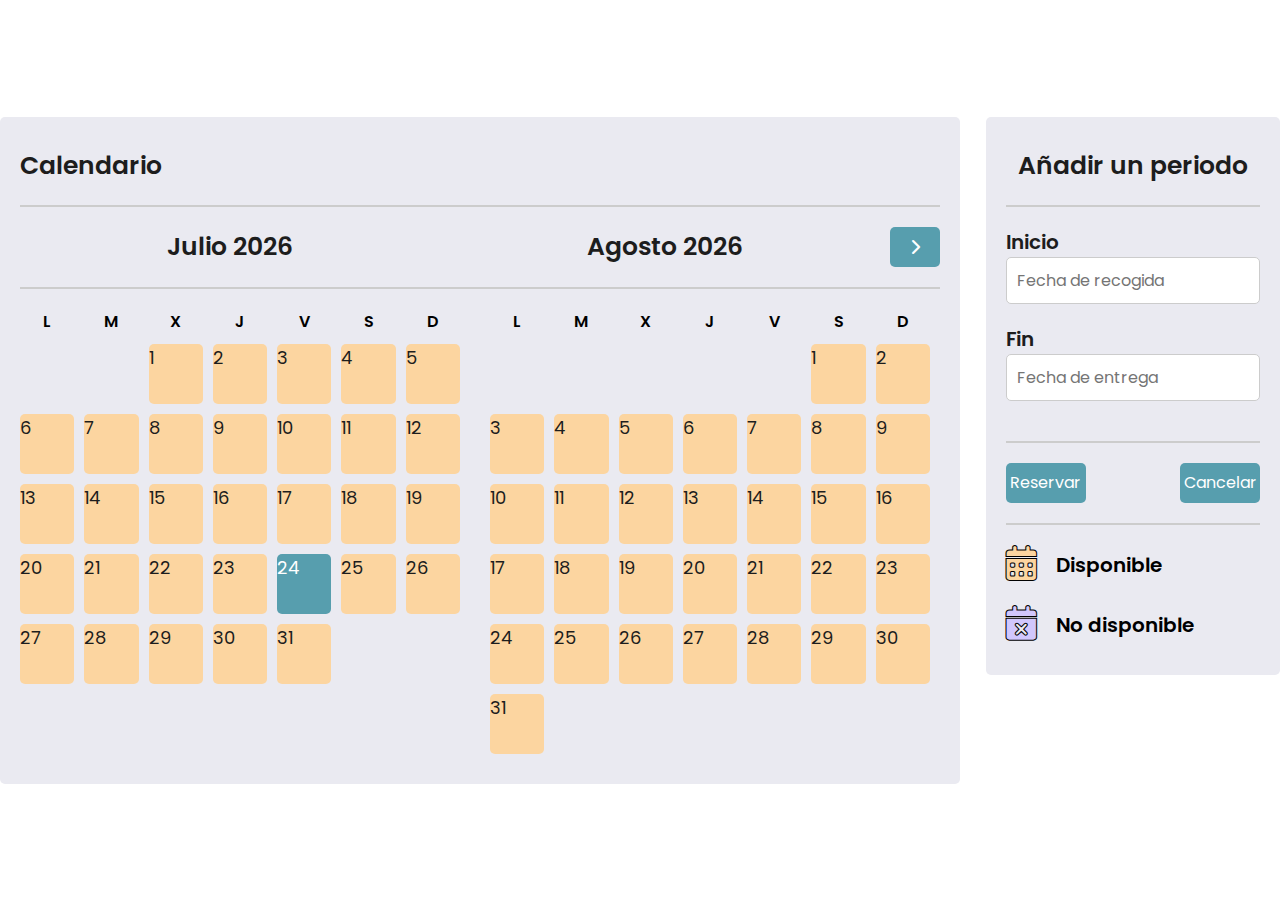
<file: calendario.html>
<!--http://localhost/wordpress/wp-content/themes/twentytwentyfour/Calendario/calendario.html-->

<!DOCTYPE html>
<html lang="en" dir="ltr">

<head>
    <meta charset="utf-8">
    <title></title>

    <!-- Importar archivos CSS -->
    <link rel="stylesheet" href="calendarioestilos.css">
    <link rel="stylesheet" href="https://cdnjs.cloudflare.com/ajax/libs/font-awesome/6.0.0-beta3/css/all.min.css">
    
</head>

<body>
    <div class="contenedor">
        <div class="row">
            <div class="calendario">
                <div class="cabecera-superior">
                    <div class="titulo">Calendario</div>
                    <div class="botones">
                        <!-- today -->
                        <div class="boton-hoy">
                            Hoy
                        </div>
                    </div>
                </div>
                <div class="cabecera">
                    <!-- previous month -->
                    <div class="botones">
                        <div class="boton anterior">
                            <i class="fas fa-chevron-left"></i>
                        </div>
                    </div>
                    <div class="mes1">Julio 2021</div>
                    <div class="mes2">Julio 2021</div>
                    <div class="botones">
                        <!-- next month -->
                        <div class="boton siguiente">
                            <i class="fas fa-chevron-right"></i>
                        </div>
                    </div>
                </div>
                <div class="calendarios">
                    <div class="calendario1">

                        <div class="semana">
                            <div class="dia-semana">L</div>
                            <div class="dia-semana">M</div>
                            <div class="dia-semana">X</div>
                            <div class="dia-semana">J</div>
                            <div class="dia-semana">V</div>
                            <div class="dia-semana">S</div>
                            <div class="dia-semana">D</div>
                        </div>
                        <div class="dias">
                            <!-- render days with js -->
                        </div>
                    </div>

                    <div class="calendario2">

                        <div class="semana2">
                            <div class="dia-semana">L</div>
                            <div class="dia-semana">M</div>
                            <div class="dia-semana">X</div>
                            <div class="dia-semana">J</div>
                            <div class="dia-semana">V</div>
                            <div class="dia-semana">S</div>
                            <div class="dia-semana">D</div>
                        </div>
                        <div class="dias2">
                            <!-- render days with js -->
                        </div>
                    </div>
                </div>
            </div>
            <!-- Bloque Formulario-->
            <div class="formulario" id="formulario">
                <div class="cabecera-superior">
                    <div class="titulo">Añadir un periodo</div>
                </div>

                <div class="periodo">
                    <div class="campo">
                        <label for="Inicio">Inicio</label>
                        <input type="text" id="FechaInicio" placeholder="Fecha de recogida" >
                    </div>
                    <div class="campo">
                        <label for="Fin">Fin</label>
                        <input type="text" id="FechaFin"  placeholder="Fecha de entrega" readonly >
                    </div>
                </div>


                <!-- Boton Reservar -->
                <div class="botones">
                    <div class="boton reservar">
                        Reservar
                    </div>
                    <div class="boton-limpiar" id="cancelar">
                        Cancelar
                    </div>
                </div>

                <div class="simbolos">
                    <div class="disponible">
                        <div class="icono">
                            <i class="fas fa-calendar-alt"></i>
                        </div>
                        <div class="texto">
                            Disponible
                        </div>
                    </div>
                    <div class="no-disponible">
                        <div class="icono">
                            <i class="fas fa-calendar-times"></i>
                        </div>
                        <div class="texto">
                            No disponible
                        </div>
                    </div>
                </div>
            </div>
        </div>
    </div>

    <!-- Importar el archivo JavaScript -->
    <script src="calendario.js"></script>


</body>

</html>
</file>
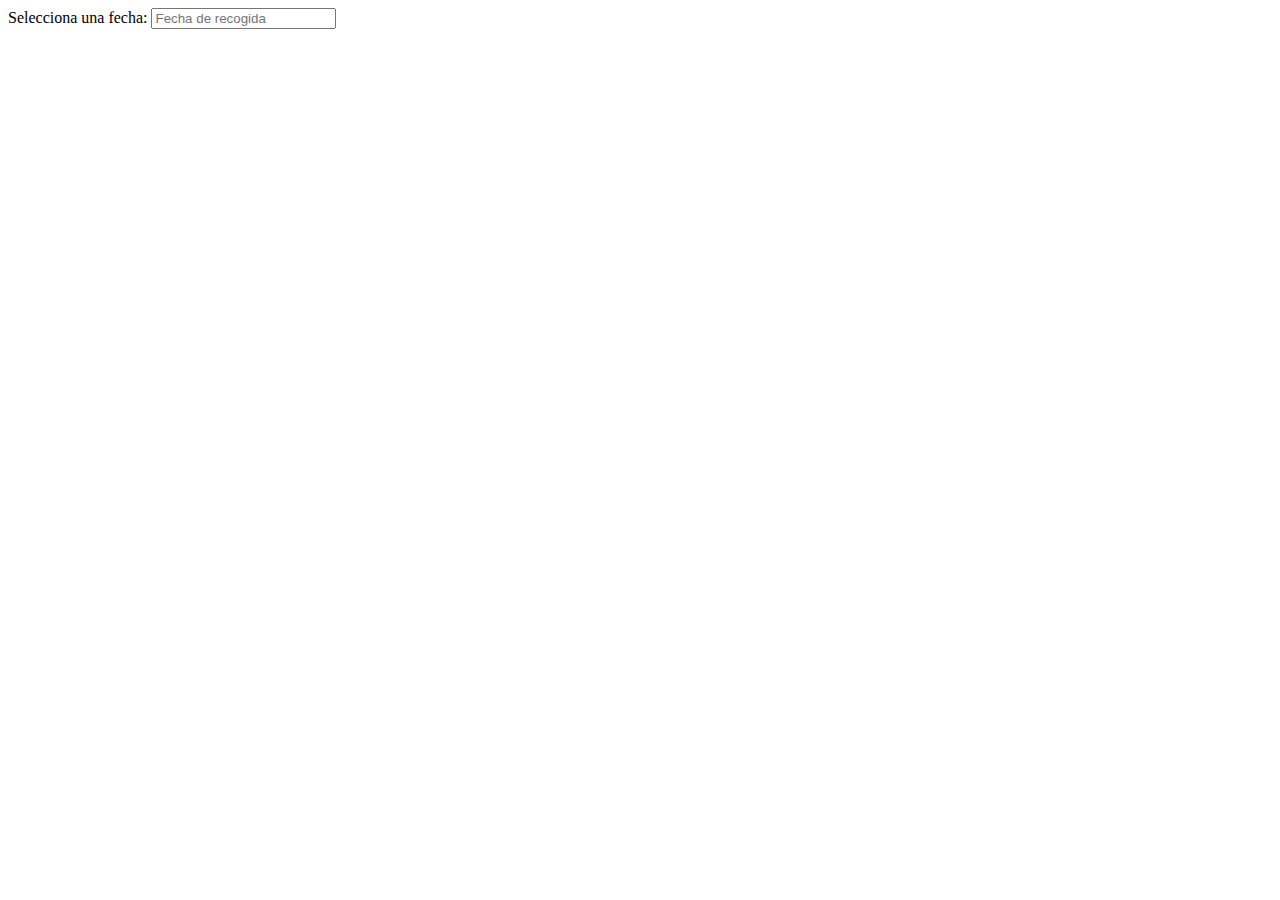
<file: prueba.html>
<!DOCTYPE html>
<html lang="es">

<head>
    <meta charset="UTF-8">
    <meta name="viewport" content="width=device-width, initial-scale=1.0">
    <title>Calendario Personalizado</title>
    <style>
        /* Estilos para el calendario */
        .calendario {
            position: absolute;
            background-color: #fff;
            border: 1px solid #ccc;
            padding: 10px;
            z-index: 1000;
        }

        .calendario table {
            width: 100%;
        }

        .calendario th,
        .calendario td {
            text-align: center;
            padding: 5px;
        }

        .calendario th {
            background-color: #f0f0f0;
        }

        .calendario td {
            cursor: pointer;
        }

        .calendario .hoy {
            background-color: #ffffcc;
        }

        .calendario .seleccionado {
            background-color: #b3d9ff;
        }

        /* Ocultar el botón de calendario del input tipo date */
        input[type="date"]::-webkit-calendar-picker-indicator {
            display: none;
        }
    </style>
</head>

<body>

    <label for="fecha">Selecciona una fecha:</label>
    <!-- Agregar un input tipo text en lugar de date -->
    <input type="text" id="fecha" placeholder="Fecha de recogida">

    <div id="calendario" class="calendario" style="display: none;"></div>

    <script>
        document.addEventListener("DOMContentLoaded", function () {
            var inputFecha = document.getElementById("fecha");
            var calendario = document.getElementById("calendario");

            // Función para generar el calendario
            function generarCalendario() {
                var hoy = new Date();
                var mes = hoy.getMonth();
                var year = hoy.getFullYear();

                var diasEnMes = new Date(year, mes + 1, 0).getDate();
                var primerDiaSemana = new Date(year, mes, 1).getDay();

                var nombreMeses = ["Enero", "Febrero", "Marzo", "Abril", "Mayo", "Junio", "Julio", "Agosto", "Septiembre", "Octubre", "Noviembre", "Diciembre"];

                var html = '<table>';
                html += '<caption>' + nombreMeses[mes] + ' ' + year + '</caption>';
                html += '<tr>';
                html += '<th>Lun</th><th>Mar</th><th>Mié</th><th>Jue</th><th>Vie</th><th>Sáb</th><th>Dom</th>';
                html += '</tr>';

                var dia = 1;
                for (var i = 0; i < 6; i++) {
                    html += '<tr>';
                    for (var j = 0; j < 7; j++) {
                        if ((i === 0 && j < primerDiaSemana) || (dia > diasEnMes)) {
                            html += '<td></td>';
                        } else {
                            var fecha = new Date(year, mes, dia);
                            var clase = (fecha.toDateString() === hoy.toDateString()) ? ' class="hoy"' : '';
                            html += '<td' + clase + ' data-fecha="' + fecha.toISOString().split('T')[0] + '">' + dia + '</td>';
                            dia++;
                        }
                    }
                    html += '</tr>';
                    if (dia > diasEnMes) break;
                }

                html += '</table>';

                calendario.innerHTML = html;

                // Agregar evento de click a cada día del calendario
                calendario.querySelectorAll("td").forEach(function (dia) {
                    dia.addEventListener("click", function () {
                        inputFecha.value = this.getAttribute("data-fecha");
                        ocultarCalendario();
                    });
                });
            }

            // Mostrar calendario cuando se hace click en el input de fecha
            inputFecha.addEventListener("click", function () {
                if (calendario.style.display === "block") {
                    ocultarCalendario();
                } else {
                    generarCalendario();
                    calendario.style.display = "block";
                }
            });

            // Ocultar calendario
            function ocultarCalendario() {
                calendario.style.display = "none";
            }

            // Cerrar el calendario si se hace click fuera de él
            document.addEventListener("click", function (event) {
                if (event.target !== inputFecha && event.target !== calendario) {
                    ocultarCalendario();
                }
            });
        });
    </script>

</body>

</html>
</file>
<file: calendarioestilos.css>
@import url(https://fonts.googleapis.com/css?family=Poppins:100,100italic,200,200italic,300,300italic,regular,italic,500,500italic,600,600italic,700,700italic,800,800italic,900,900italic);

:root {
    --primary-color: #579EAE;
    --text-color: #1d1d1d;
    --bg-color: #EAEAF1;
}

* {
    margin: 0;
    padding: 0;
    box-sizing: border-box;
    font-family: "Poppins", sans-serif;
}

body {
    background: #ffffff;
}

.contenedor {
    width: 100%;
    min-height: 100vh;
    display: flex;
    align-items: center;
    justify-content: center;
}

.calendario {
    width: 75%;
    max-width: 1000px;
    background: var(--bg-color);
    padding: 30px 20px;
    border-radius: 5px;
    float: left;
}

.calendario .cabecera-superior {
    display: flex;
    justify-content: space-between;
    margin-bottom: 20px;
    padding-bottom: 20px;
    border-bottom: 2px solid #ccc;
}

.calendario .cabecera-superior .titulo {
    align-items: center;
    font-size: 25px;
    font-weight: 600;
    color: var(--text-color);
}

.calendario .cabecera-superior .botones .boton-hoy {
    width: 50px;
    height: 40px;
    background: var(--primary-color);
    display: flex;
    justify-content: center;
    align-items: center;
    border-radius: 5px;
    color: #fff;
    font-size: 16px;
    cursor: pointer;
    transition: all 0.3s;
}

.calendario .cabecera-superior .botones .boton-hoy:hover {
    background: #021927;
    transform: scale(1.05);
}

.calendario .cabecera {
    display: flex;
    justify-content: space-between;
    align-items: center;
    margin-bottom: 20px;
    padding-bottom: 20px;
    border-bottom: 2px solid #ccc;
}

.calendario .cabecera .mes1,
.calendario .cabecera .mes2 {
    margin: auto;
    font-size: 25px;
    font-weight: 600;
    color: var(--text-color);
}

.calendario .cabecera .botones .boton {
    width: 50px;
    height: 40px;
    background: var(--primary-color);
    display: flex;
    justify-content: center;
    align-items: center;
    border-radius: 5px;
    color: #fff;
    font-size: 16px;
    cursor: pointer;
    transition: all 0.3s;
}

.calendario .cabecera .botones .boton:hover {
    background: #021927;
    transform: scale(1.05);
}

.calendario .semana,
.calendario .semana2 {
    display: flex;
    gap: 10px;
    margin-bottom: 10px;
}

.calendario .semana .dia-semana,
.calendario .semana2 .dia-semana {
    width: calc(100% / 7 - 10px);
    text-align: center;
    font-size: 16px;
    font-weight: 600;
}

.calendario .dias,
.calendario .dias2 {
    display: flex;
    flex-wrap: wrap;
    gap: 10px;
}

.calendario .dias .dia,
.calendario .dias2 .dia2 {
    width: calc(100% / 7 - 10px);
    height: 60px;
    background: #fff;
    background-color: #FCD5A0;
    display: block;
    justify-content: start;
    border-radius: 5px;
    font-size: 18px;
    font-weight: 400;
    color: var(--text-color);
    transition: all 0.3s;
    user-select: none;
}

.calendario .dias .dia:not(.fuera-de-mes):not(.reservado):hover,
.calendario .dias2 .dia2:not(.fuera-de-mes2):not(.reservado):hover {
    color: #fff;
    background: #021927;
    transform: scale(1.05);
}

.calendario .dias .fuera-de-mes,
.calendario .dias2 .fuera-de-mes2 {
    visibility: hidden;
    color: #ccc;
}

.calendario .dias .dia.pasado {
    background-color: #ffffff;
    pointer-events: none;
    opacity: 50%;
}



.calendario .dias .dia.hoy {
    color: #fff;
    background: var(--primary-color);
}

.calendario .calendarios {
    display: flex;
}

.calendario .calendario1 {
    width: 50%;
    margin-right: 10px;
}

.calendario .calendario2 {
    width: 50%;
    margin-left: 10px;
}

.formulario {
    width: 23%;
    max-width: 600px;
    background: var(--bg-color);
    padding: 30px 20px;
    border-radius: 5px;
    float: right;
}

.formulario .cabecera-superior {
    display: flex;
    justify-content: space-between;
    align-items: center;
    margin-bottom: 20px;
    padding-bottom: 20px;
    border-bottom: 2px solid #ccc;
}

.formulario .cabecera-superior .titulo {
    font-size: 25px;
    font-weight: 600;
    color: var(--text-color);
    margin: auto;
}

.formulario .periodo {
    display: flex;
    flex-direction: column;
    /* Coloca los campos uno encima del otro */
}

.formulario .campo {
    margin-bottom: 20px;
    /* Espaciado entre cada campo */
}

.formulario .campo label {
    font-size: 20px;
    font-weight: 600;
    color: var(--text-color);
}

.formulario .campo input {
    width: 100%;
    padding: 10px;
    border-radius: 5px;
    border: 1px solid #ccc;
    font-size: 16px;
    outline: none;
}


.formulario .botones {
    display: flex;
    align-items: center;
    justify-content: space-between;
    margin-top: 20px;
    padding-top: 20px;
    border-top: 2px solid #ccc;
}

.formulario .botones .boton,
#cancelar {
    width: 80px;
    height: 40px;
    background: var(--primary-color);
    display: flex;
    justify-content: center;
    align-items: center;
    border-radius: 5px;
    color: #fff;
    font-size: 16px;
    cursor: pointer;
    transition: all 0.3s;
}

.formulario .simbolos {
    align-items: start;
    justify-content: space-between;
    margin-top: 20px;
    padding-top: 20px;
    border-top: 2px solid #ccc;
    display: flex;
    gap: 20px;
    flex-direction: column;
}


.disponible,
.no-disponible {
    display: flex;
    align-items: center;
}

.icono {
    margin-right: 10px;
    position: relative;
    width: 40px;
    height: 40px;
}

.icono i {
    font-size: 35px;
    /* Tamaño del icono */
    color: transparent;
    /* Hacer el color del icono transparente */
    position: absolute;
}

.disponible .icono i::before {
    content: "\f073";
    /* Unicode para el icono de calendario regular */
    color: #FCD5A0;
    /* Color del interior del icono disponible */
    -webkit-text-stroke: 1px black;
    /* Borde negro */
}

.no-disponible .icono i::before {
    content: "\f273";
    /* Unicode para el icono de calendario-times regular */
    color: #D1C7FD;
    /* Color del interior del icono no disponible */
    -webkit-text-stroke: 1px black;
    /* Borde negro */
}

.texto {
    font-size: 20px;
    font-weight: 600;
}

.formulario .botones .boton:hover,
#cancelar:hover {
    background: #021927;
    transform: scale(1.05);
}

.calendario .dias .dia.reservado,
.calendario .dias2 .dia2.reservado {
    background-color: #D1C7FD;
    /* Establece el color de fondo para los días reservados */
    pointer-events: none;
    opacity: 50%;
}

.calendario .dias .dia.bloqueado,
.calendario .dias2 .dia2.bloqueado {
    pointer-events: none;
    opacity: 50%;
}

.precio {
    justify-content: center;
    text-align: center;
    font-size: 10px;
    align-items: center;
    display: flex;
    font-size: 12px;
}

.pasado .precio {
    visibility: hidden;
}

/* Estilos para los días seleccionados del calendario */
.dia.seleccionado,
.dia2.seleccionado,
.diaInput.seleccionado {
    background-color: #021927 !important;
    color: #fff !important;
    transform: scale(1.05) !important;
}

/* Estilos para el calendario clonado */
.contenedorCalendarioInput {
    background-color: #fff;
    border: 1px solid #ccc;
    padding: 10px;
    position: absolute;
    z-index: 1000;
    width: 25%;
}

.contenedorCalendarioInput .semanaInput {
    display: flex;
    gap: 10px;
    margin-bottom: 10px;
}

.contenedorCalendarioInput .semanaInput .dia-semanaInput {
    width: calc(100% / 7 - 9px);
    text-align: center;
    font-size: 16px;
    font-weight: 600;
}


.contenedorCalendarioInput .diasInput {
    display: flex;
    flex-wrap: wrap;
    gap: 10px;
}

.contenedorCalendarioInput .diasInput .diaInput {
    width: calc(100% / 7 - 9px);
    height: 25px;
    background: #fff;
    display: block;
    justify-content: start;
    text-align: center;
    border-radius: 5px;
    font-size: 18px;
    font-weight: 400;
    color: var(--text-color);
    transition: all 0.3s;
    user-select: none;
}

.contenedorCalendarioInput .diasInput .diaInput:not(.fuera-de-mes):not(.reservado):hover {
    color: #fff;
    background: #021927;
    transform: scale(1.05);
}

.contenedorCalendarioInput .diasInput .fuera-de-mes {
    visibility: hidden;
    color: #ccc;
}

.contenedorCalendarioInput .diasInput .diaInput.pasado {
    background-color: #ffffff;
    pointer-events: none;
    opacity: 50%;
}



.contenedorCalendarioInput .diasInput .diaInput.hoy {
    color: #fff;
    background: var(--primary-color);
}

.contenedorCalendarioInput .diasInput .diaInput.reservado {
    text-decoration: line-through;
    pointer-events: none;
    opacity: 50%;
}

.contenedorCalendarioInput .diasInput .diaInput.bloqueado {
    pointer-events: none;
    opacity: 50%;
}

.contenedorCalendarioInput .diasInput .diaInput.seleccionado {
    background-color: #021927 !important;
    color: #fff !important;
    transform: scale(1.05) !important;
}



.contenedorCalendarioInput .cabeceraInput {
    display: flex;
    justify-content: space-between;
    align-items: center;
    margin: 10px;
    padding-bottom: 10px;
    border-bottom: 2px solid #ccc;
}

.contenedorCalendarioInput .cabeceraInput .mesCalendarioInput {
    margin: auto;
    font-size: 20px;
    font-weight: 600;
    color: var(--text-color);
}

.contenedorCalendarioInput .cabeceraInput .botonesCabeceraInput {
    display: flex;
    align-items: center;
    justify-content: space-between;
    margin-top: 0px;
    padding-top: 0px;
    border-top: 0px solid;
}

.contenedorCalendarioInput .cabeceraInput .botonesCabeceraInput .botonAnteriorInput,
.contenedorCalendarioInput .cabeceraInput .botonesCabeceraInput .botonSiguienteInput {
    width: 35px;
    height: 25px;
    background: var(--primary-color);
    display: flex;
    justify-content: center;
    align-items: center;
    border-radius: 5px;
    color: #fff;
    font-size: 16px;
    cursor: pointer;
    transition: all 0.3s;
}

.contenedorCalendarioInput .cabeceraInput .botonesCabeceraInput .botonAnteriorInput:hover,
.contenedorCalendarioInput .cabeceraInput .botonesCabeceraInput .botonSiguienteInput:hover {
    background: #021927;
    transform: scale(1.05);
}

.contenedorCalendarioInput .hoyInput {
    display: flex;
    justify-content: space-between;
    align-items: center;
    margin: 10px;
    padding-top: 10px;
    border-top : 2px solid #ccc;
}

.contenedorCalendarioInput .hoyInput .botonHoyInput,
.contenedorCalendarioInput .hoyInput .botonLimpiarInput {
    width: 75px;
    height: 25px;
    background: var(--primary-color);
    display: flex;
    justify-content: center;
    align-items: center;
    border-radius: 5px;
    color: #fff;
    font-size: 16px;
    cursor: pointer;
    transition: all 0.3s;
}

.contenedorCalendarioInput .hoyInput .botonHoyInput:hover,
.contenedorCalendarioInput .hoyInput .botonLimpiarInput:hover {
    background: #021927;
    transform: scale(1.05);
}
</file>
